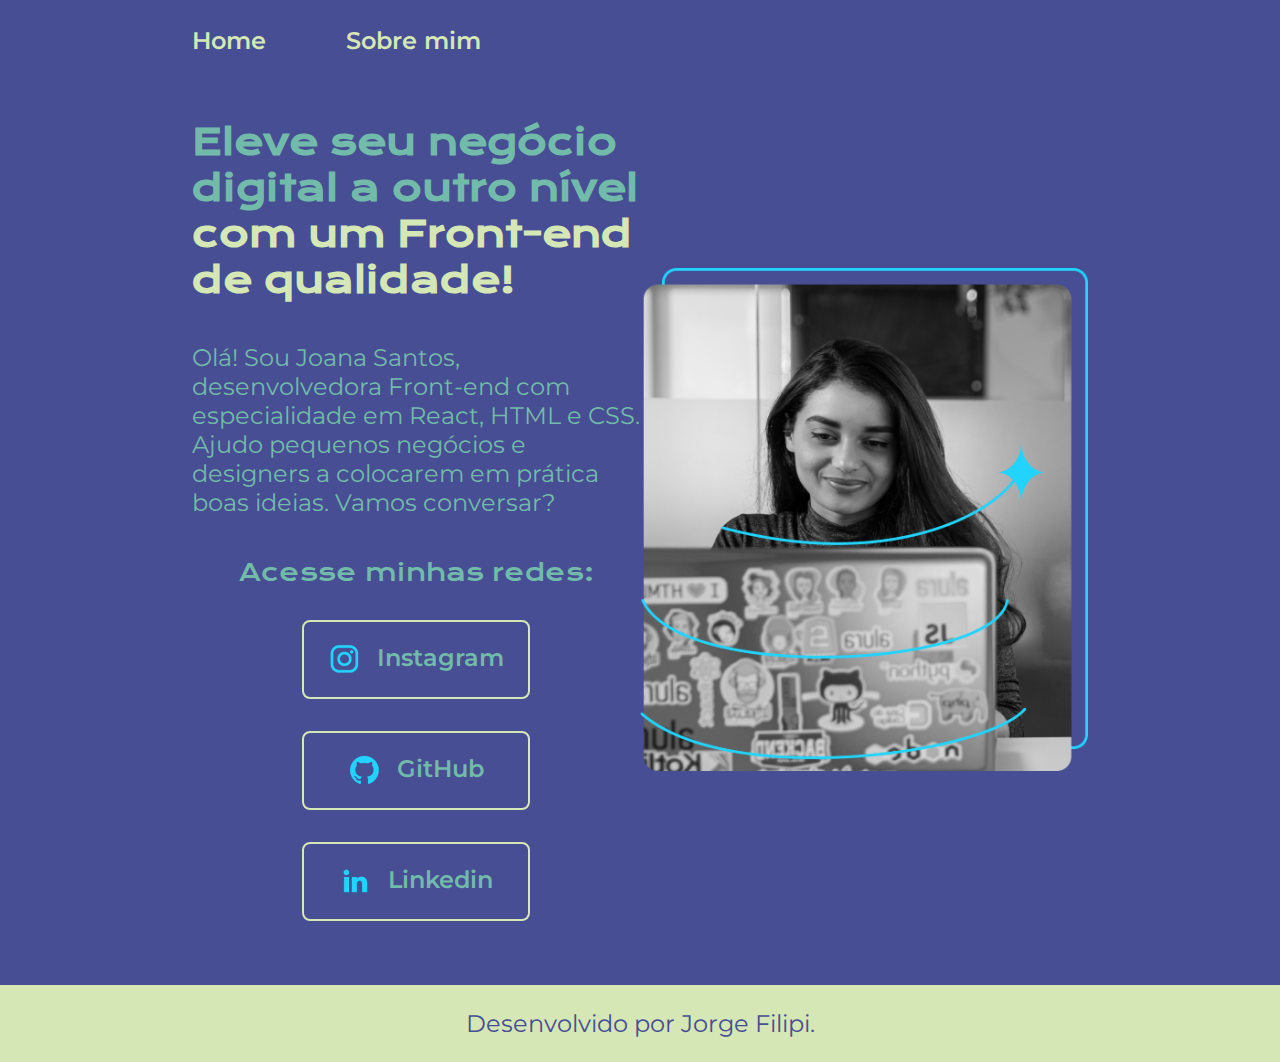
<file: index.html>
<!DOCTYPE html>
<html lang="pt-br">
<head>
    <meta charset="UTF-8">
    <meta name="viewport" content="width=device-width, initial-scale=1.0">
    <title>Portifolio</title>
    <link rel="stylesheet" href="./style/style.css">
</head>
<body>
    <header class="cabecalho">
        <nav class="cabecalho__menu">
            <a class="cabecalho__menu__link" href="index.html">Home</a>
            <a class="cabecalho__menu__link" href="about.html">Sobre mim</a>
        </nav>
    </header>
    <main class="apresentacao">
        <section class="apresentacao__conteudo">
            <h1 class="apresentacao__conteudo__titulo">
                Eleve seu negócio digital a outro nível 
                <strong class="titulo-destaque">com um Front-end de qualidade!
                </strong></h1>
                <p class="apresentacao__conteudo__texto">Olá! Sou Joana Santos, desenvolvedora 
                    Front-end com especialidade em React, HTML e
                    CSS. Ajudo pequenos negócios e designers a 
                    colocarem em prática boas ideias. Vamos 
                    conversar?</p>
                    <div class="apresentacao__links">
                        <h2 class="apresentacao__links__subtitulo">Acesse minhas redes:</h2>
                        <a class="apresentacao__links__navegacao" href="https://instagram.com/rafaballerini">
                            <img src="./assets/instagram.png">
                            Instagram
                        </a>
                        <a class="apresentacao__links__navegacao" href="https://github.com/guilhermeonrails">
                            <img src="./assets/github.png">
                            GitHub
                        </a>
                        <a class="apresentacao__links__navegacao"" href="https://www.linkedin.com/in/jfdias/">
                            <img src="./assets/linkedin.png">
                            Linkedin
                        </a>
                    </div>
            </section>
            <img class="apresentacao__imagem" src="./assets/Imagem.png" alt="Foto da Joana Santos programando">
    </main>
    <footer class="rodape">
        <p>Desenvolvido por Jorge Filipi.</p>
    </footer>
</body>
</html>
</file>
<file: style/style.css>
@import url("https://fonts.googleapis.com/css2?family=Krona+One&family=Montserrat:wght@400;600&display=swap");

:root {
  --cor-primaria: #474E93;
  --cor-secundaria: #72BAA9;
  --cor-terciaria: #D5E7B5;
  --cor-hover: #7E5CAD;

  --fonte-primaria: "Krona One", sans-serif;
  --fonte-secundaria: "Montserrat", sans-serif;
}
* {
  margin: 0;
  padding: 0;
}

body {
  box-sizing: border-box;
  background-color: var(--cor-primaria);
  color: var(--cor-secundaria);
}
.cabecalho {
  padding: 2% 0% 0% 15%;
}
.cabecalho__menu {
  display: flex;
  gap: 80px;
}
.cabecalho__menu__link {
  font-family: var(--fonte-secundaria);
  font-size: 1.5rem;
  font-weight: 600;
  color: var(--cor-terciaria);
  text-decoration: none;
}
.apresentacao {
  padding: 5% 15%;
  display: flex;
  align-items: center;
  justify-content: space-between;
}
.apresentacao__conteudo {
  width: 50%;
  display: flex;
  flex-direction: column;
  gap: 40px;
}

.apresentacao__conteudo__titulo {
  font-size: 2.25rem;
  font-family: var(--fonte-primaria);
}
.titulo-destaque {
  color: var(--cor-terciaria);
}
.apresentacao__conteudo__texto {
  font-size: 1.5rem;
  font-family: var(--fonte-secundaria);
}

.apresentacao__links {
  display: flex;
  flex-direction: column;
  justify-content: space-between;
  align-items: center;
  gap: 32px;
}
.apresentacao__links__subtitulo {
  font-family: var(--fonte-primaria);
  font-weight: 400;
  font-size: 24px;
}
.apresentacao__links__navegacao {
  display: flex;
  justify-content: center;
  gap: 16px;
  border: 2px solid var(--cor-terciaria);
  width: 50%;
  text-align: center;
  border-radius: 8px;
  font-size: 1.5rem;
  font-weight: 600;
  padding: 21.5px 0;
  text-decoration: none;
  color: var(--cor-secundaria);
  font-family: var(--fonte-secundaria);
}
.apresentacao__links__link:hover {
  background-color: var(--cor-hover);
}

.apresentacao__imagem {
  width: 50%;
}

.rodape {
  color: var(--cor-primaria);
  background-color: var(--cor-terciaria);
  padding: 24px;
  text-align: center;
  font-family: var(--fonte-secundaria);
  font-size: 1.5rem;
  font-weight: 400;
}

@media (max-width: 1200px) {
  .cabecalho {
    padding: 6%;
  }

  .cabecalho__menu {
    justify-content: center;
  }
  .apresentacao {
    flex-direction: column-reverse;
    padding: 5%;
  }

  .apresentacao__conteudo {
    width: auto;
  }
  
}
</file>
